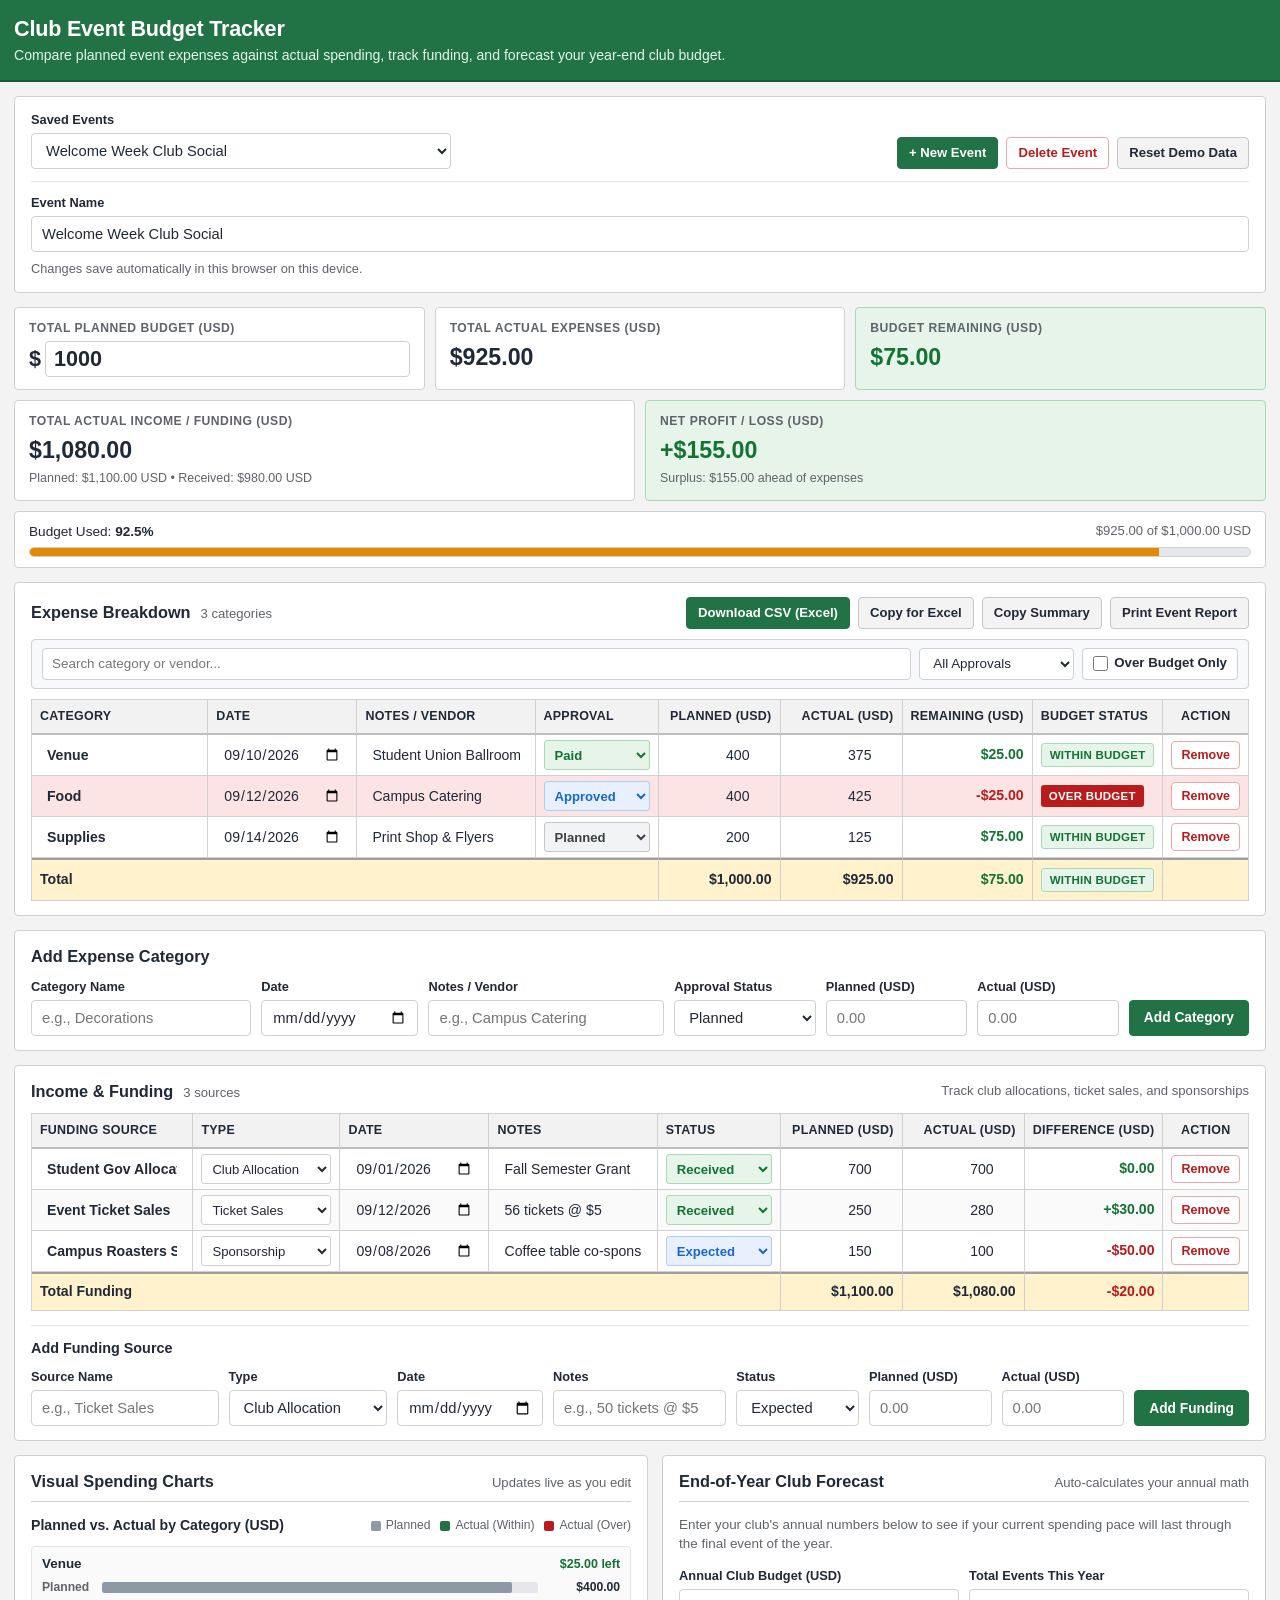
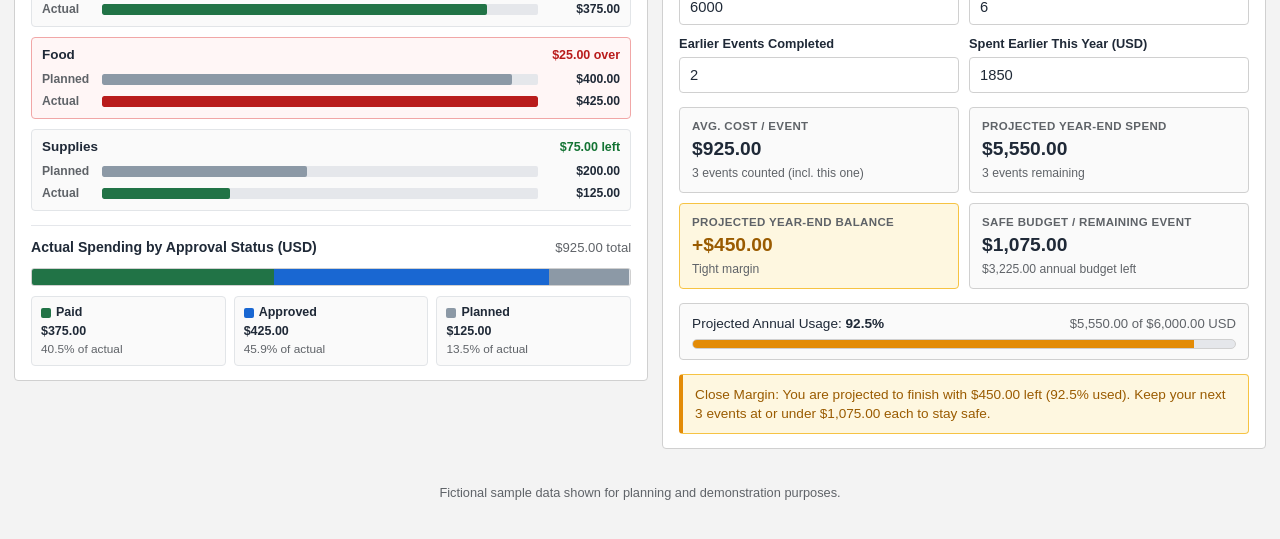
<file: index.html>
<!DOCTYPE html>
<html lang="en">
<head>
  <meta charset="UTF-8" />
  <meta name="viewport" content="width=device-width, initial-scale=1.0" />
  <title>Club Event Budget Tracker</title>
  <link rel="stylesheet" href="style.css" />
</head>
<body>
  <header class="site-header">
    <div class="container header-inner">
      <div>
        <h1>Club Event Budget Tracker</h1>
        <p class="subtitle">Compare planned event expenses against actual spending, track funding, and forecast your year-end club budget.</p>
      </div>
    </div>
  </header>

  <main class="container">
    <!-- Saved Events Switcher, Event Name & Demo Reset -->
    <section class="card event-card" aria-labelledby="event-heading">
      <div class="event-switcher-row">
        <div class="field-group event-select-group">
          <label for="event-select">Saved Events</label>
          <select id="event-select" aria-label="Choose a saved club event">
            <!-- Saved event options are rendered here by script.js -->
          </select>
        </div>

        <div class="event-switcher-actions">
          <button type="button" id="new-event-btn" class="btn btn-primary btn-compact">
            + New Event
          </button>
          <button type="button" id="delete-event-btn" class="btn btn-danger-outline btn-compact">
            Delete Event
          </button>
          <button type="button" id="reset-demo-btn" class="btn btn-secondary btn-compact">
            Reset Demo Data
          </button>
        </div>
      </div>

      <!-- Inline Delete Confirmation Bar (no browser popups) -->
      <div id="delete-confirm-bar" class="delete-confirm-bar hidden" role="alert">
        <span id="delete-confirm-text">Delete this event? This cannot be undone.</span>
        <div class="delete-confirm-actions">
          <button type="button" id="confirm-delete-btn" class="btn btn-danger-solid btn-compact">
            Confirm Delete
          </button>
          <button type="button" id="cancel-delete-btn" class="btn btn-secondary btn-compact">
            Cancel
          </button>
        </div>
      </div>

      <div class="event-header-row">
        <div class="field-group">
          <label id="event-heading" for="event-name-input">Event Name</label>
          <input
            type="text"
            id="event-name-input"
            placeholder="e.g., Welcome Week Club Social"
            autocomplete="off"
          />
        </div>
      </div>

      <p class="storage-note">
        Changes save automatically in this browser on this device.
      </p>
    </section>

    <!-- Budget Overview, Funding Position & Over-Budget Alert -->
    <section class="summary-section" aria-label="Budget Summary">
      <div id="event-alert-banner" class="alert-banner hidden" role="alert">
        <strong>Over Budget Alert:</strong> Total actual spending exceeds the planned event budget by
        <span id="event-over-amount">$0.00</span>.
      </div>

      <div class="summary-grid">
        <article class="card summary-card">
          <label for="total-planned-input" class="summary-label">Total Planned Budget (USD)</label>
          <div class="budget-input-wrap">
            <span class="currency-prefix" aria-hidden="true">$</span>
            <input
              type="number"
              id="total-planned-input"
              class="summary-input"
              min="0"
              step="0.01"
              placeholder="0.00"
              aria-label="Total planned event budget in US dollars"
            />
          </div>
        </article>

        <article class="card summary-card">
          <span class="summary-label">Total Actual Expenses (USD)</span>
          <strong id="total-actual" class="summary-value">$0.00</strong>
        </article>

        <article id="remaining-card" class="card summary-card">
          <span class="summary-label">Budget Remaining (USD)</span>
          <strong id="total-remaining" class="summary-value">$0.00</strong>
        </article>
      </div>

      <!-- Funding & Net Profit/Loss Strip -->
      <div class="net-summary-grid">
        <article class="card summary-card">
          <span class="summary-label">Total Actual Income / Funding (USD)</span>
          <strong id="total-income-actual" class="summary-value">$0.00</strong>
          <span id="total-income-planned-sub" class="summary-sub">Planned funding: $0.00 USD</span>
        </article>

        <article id="net-profit-card" class="card summary-card">
          <span class="summary-label">Net Profit / Loss (USD)</span>
          <strong id="net-profit-value" class="summary-value">$0.00</strong>
          <span id="net-profit-sub" class="summary-sub">Actual funding minus actual expenses</span>
        </article>
      </div>

      <!-- Visual Budget Usage Progress Bar -->
      <div class="card progress-card">
        <div class="progress-header">
          <span class="progress-title">Budget Used: <strong id="budget-progress-percent">0%</strong></span>
          <span id="budget-progress-detail" class="muted-text">$0.00 of $0.00 USD</span>
        </div>
        <div
          id="budget-progress-track"
          class="progress-track"
          role="progressbar"
          aria-label="Percentage of total planned budget used"
          aria-valuemin="0"
          aria-valuemax="100"
          aria-valuenow="0"
        >
          <div id="budget-progress-fill" class="progress-fill tone-good"></div>
        </div>
      </div>

      <!-- Notice when Total Planned Budget differs from Category Plans -->
      <div id="budget-mismatch-banner" class="mismatch-banner hidden" role="status" aria-live="polite">
        <span id="budget-mismatch-text"></span>
        <button type="button" id="sync-budget-btn" class="btn btn-secondary btn-compact">
          Sync to Category Sum
        </button>
      </div>

      <p id="budget-error-msg" class="error-message hidden" role="alert"></p>
    </section>

    <!-- Expense Categories Breakdown (Main Excel-Style Spreadsheet) -->
    <section class="card table-card" aria-labelledby="categories-heading">
      <div class="section-header">
        <div class="section-title-group">
          <h2 id="categories-heading">Expense Breakdown</h2>
          <span id="category-count" class="muted-text">0 categories</span>
        </div>

        <div class="table-toolbar" aria-label="Export and sharing tools">
          <button type="button" id="export-csv-btn" class="btn btn-primary btn-compact">
            Download CSV (Excel)
          </button>
          <button type="button" id="copy-excel-btn" class="btn btn-secondary btn-compact">
            Copy for Excel
          </button>
          <button type="button" id="copy-summary-btn" class="btn btn-secondary btn-compact">
            Copy Summary
          </button>
          <button type="button" id="print-report-btn" class="btn btn-secondary btn-compact">
            Print Event Report
          </button>
        </div>
      </div>

      <!-- Search & Filter Bar -->
      <div class="filter-bar" role="region" aria-label="Filter expense categories">
        <div class="filter-search-wrap">
          <input
            type="search"
            id="filter-search-input"
            placeholder="Search category or vendor..."
            aria-label="Search by category name or vendor notes"
            autocomplete="off"
          />
        </div>

        <div class="filter-select-wrap">
          <select id="filter-approval-select" aria-label="Filter by approval status">
            <option value="ALL">All Approvals</option>
            <option value="Planned">Planned</option>
            <option value="Approved">Approved</option>
            <option value="Paid">Paid</option>
          </select>
        </div>

        <label class="filter-checkbox-label" for="filter-over-checkbox">
          <input type="checkbox" id="filter-over-checkbox" />
          <span>Over Budget Only</span>
        </label>

        <button
          type="button"
          id="clear-filters-btn"
          class="btn btn-secondary btn-compact hidden"
        >
          Clear Filters
        </button>
      </div>

      <p id="export-status-msg" class="status-message hidden" role="status" aria-live="polite"></p>
      <p id="table-error-msg" class="error-message hidden" role="alert"></p>

      <div class="table-wrapper">
        <table class="budget-table" aria-describedby="categories-heading">
          <thead>
            <tr>
              <th scope="col">Category</th>
              <th scope="col">Date</th>
              <th scope="col">Notes / Vendor</th>
              <th scope="col">Approval</th>
              <th scope="col" class="num-col">Planned (USD)</th>
              <th scope="col" class="num-col">Actual (USD)</th>
              <th scope="col" class="num-col">Remaining (USD)</th>
              <th scope="col">Budget Status</th>
              <th scope="col" class="action-col">Action</th>
            </tr>
          </thead>
          <tbody id="categories-tbody">
            <!-- Category rows are rendered here by script.js -->
          </tbody>
          <tfoot>
            <tr class="totals-row">
              <th id="table-total-label" scope="row" colspan="4">Total</th>
              <td id="table-total-planned" class="num-col">$0.00</td>
              <td id="table-total-actual" class="num-col">$0.00</td>
              <td id="table-total-remaining" class="num-col">$0.00</td>
              <td id="table-total-status">—</td>
              <td></td>
            </tr>
          </tfoot>
        </table>
      </div>
    </section>

    <!-- Add New Expense Category Form -->
    <section class="card" aria-labelledby="add-category-heading">
      <h2 id="add-category-heading">Add Expense Category</h2>
      <form id="add-category-form" class="add-form" novalidate>
        <div class="field-group">
          <label for="new-category-name">Category Name</label>
          <input
            type="text"
            id="new-category-name"
            placeholder="e.g., Decorations"
            autocomplete="off"
            required
          />
        </div>

        <div class="field-group">
          <label for="new-expense-date">Date</label>
          <input type="date" id="new-expense-date" />
        </div>

        <div class="field-group">
          <label for="new-expense-notes">Notes / Vendor</label>
          <input
            type="text"
            id="new-expense-notes"
            placeholder="e.g., Campus Catering"
            autocomplete="off"
          />
        </div>

        <div class="field-group">
          <label for="new-approval-status">Approval Status</label>
          <select id="new-approval-status">
            <option value="Planned">Planned</option>
            <option value="Approved">Approved</option>
            <option value="Paid">Paid</option>
          </select>
        </div>

        <div class="field-group">
          <label for="new-planned-amount">Planned (USD)</label>
          <input
            type="number"
            id="new-planned-amount"
            min="0"
            step="0.01"
            placeholder="0.00"
            required
          />
        </div>

        <div class="field-group">
          <label for="new-actual-amount">Actual (USD)</label>
          <input
            type="number"
            id="new-actual-amount"
            min="0"
            step="0.01"
            placeholder="0.00"
            required
          />
        </div>

        <div class="form-actions">
          <button type="submit" class="btn btn-primary">Add Category</button>
        </div>
      </form>
      <p id="form-error-msg" class="error-message hidden" role="alert"></p>
    </section>

    <!-- Income & Funding Tracker -->
    <section class="card table-card" aria-labelledby="income-heading">
      <div class="section-header">
        <div class="section-title-group">
          <h2 id="income-heading">Income &amp; Funding</h2>
          <span id="income-count" class="muted-text">0 sources</span>
        </div>
        <span class="muted-text">Track club allocations, ticket sales, and sponsorships</span>
      </div>

      <p id="income-error-msg" class="error-message hidden" role="alert"></p>

      <div class="table-wrapper">
        <table class="budget-table" aria-describedby="income-heading">
          <thead>
            <tr>
              <th scope="col">Funding Source</th>
              <th scope="col">Type</th>
              <th scope="col">Date</th>
              <th scope="col">Notes</th>
              <th scope="col">Status</th>
              <th scope="col" class="num-col">Planned (USD)</th>
              <th scope="col" class="num-col">Actual (USD)</th>
              <th scope="col" class="num-col">Difference (USD)</th>
              <th scope="col" class="action-col">Action</th>
            </tr>
          </thead>
          <tbody id="incomes-tbody">
            <!-- Income rows are rendered here by script.js -->
          </tbody>
          <tfoot>
            <tr class="totals-row">
              <th scope="row" colspan="5">Total Funding</th>
              <td id="income-total-planned" class="num-col">$0.00</td>
              <td id="income-total-actual" class="num-col">$0.00</td>
              <td id="income-total-diff" class="num-col">$0.00</td>
              <td></td>
            </tr>
          </tfoot>
        </table>
      </div>

      <!-- Inline Add Funding Source Form -->
      <div class="inline-form-block">
        <h3 class="inline-form-title">Add Funding Source</h3>
        <form id="add-income-form" class="add-form add-income-form" novalidate>
          <div class="field-group">
            <label for="new-income-source">Source Name</label>
            <input
              type="text"
              id="new-income-source"
              placeholder="e.g., Ticket Sales"
              autocomplete="off"
              required
            />
          </div>

          <div class="field-group">
            <label for="new-income-type">Type</label>
            <select id="new-income-type">
              <option value="Club Allocation">Club Allocation</option>
              <option value="Ticket Sales">Ticket Sales</option>
              <option value="Sponsorship">Sponsorship</option>
              <option value="Fundraiser">Fundraiser</option>
              <option value="Other">Other</option>
            </select>
          </div>

          <div class="field-group">
            <label for="new-income-date">Date</label>
            <input type="date" id="new-income-date" />
          </div>

          <div class="field-group">
            <label for="new-income-notes">Notes</label>
            <input
              type="text"
              id="new-income-notes"
              placeholder="e.g., 50 tickets @ $5"
              autocomplete="off"
            />
          </div>

          <div class="field-group">
            <label for="new-income-status">Status</label>
            <select id="new-income-status">
              <option value="Expected">Expected</option>
              <option value="Received">Received</option>
            </select>
          </div>

          <div class="field-group">
            <label for="new-income-planned">Planned (USD)</label>
            <input
              type="number"
              id="new-income-planned"
              min="0"
              step="0.01"
              placeholder="0.00"
              required
            />
          </div>

          <div class="field-group">
            <label for="new-income-actual">Actual (USD)</label>
            <input
              type="number"
              id="new-income-actual"
              min="0"
              step="0.01"
              placeholder="0.00"
              required
            />
          </div>

          <div class="form-actions">
            <button type="submit" class="btn btn-primary">Add Funding</button>
          </div>
        </form>
        <p id="income-form-error-msg" class="error-message hidden" role="alert"></p>
      </div>
    </section>

    <!-- Visual Charts & End-of-Year Forecast Dashboard -->
    <section class="insights-grid" aria-label="Budget Charts and Annual Forecast">
      <!-- Visual Charts Card -->
      <article class="card insights-card" aria-labelledby="charts-heading">
        <div class="insights-header">
          <h2 id="charts-heading">Visual Spending Charts</h2>
          <span class="muted-text">Updates live as you edit</span>
        </div>

        <div class="chart-block">
          <div class="chart-block-header">
            <h3>Planned vs. Actual by Category (USD)</h3>
            <div class="chart-legend" aria-label="Chart legend">
              <span class="legend-item"><span class="legend-swatch swatch-planned"></span>Planned</span>
              <span class="legend-item"><span class="legend-swatch swatch-actual"></span>Actual (Within)</span>
              <span class="legend-item"><span class="legend-swatch swatch-over"></span>Actual (Over)</span>
            </div>
          </div>
          <div id="category-chart" class="category-chart" aria-live="polite">
            <!-- Category comparison bars are rendered here by script.js -->
          </div>
        </div>

        <div class="chart-block approval-chart-block">
          <div class="chart-block-header">
            <h3>Actual Spending by Approval Status (USD)</h3>
            <span id="approval-chart-total" class="muted-text">$0.00 total</span>
          </div>
          <div
            id="approval-stacked-bar"
            class="approval-stacked-bar"
            role="img"
            aria-label="Breakdown of actual spending by approval status"
          >
            <!-- Stacked approval segments are rendered here by script.js -->
          </div>
          <div id="approval-legend" class="approval-legend">
            <!-- Approval breakdown items are rendered here by script.js -->
          </div>
        </div>
      </article>

      <!-- End-of-Year Club Budget Forecast Card -->
      <article class="card insights-card" aria-labelledby="forecast-heading">
        <div class="insights-header">
          <h2 id="forecast-heading">End-of-Year Club Forecast</h2>
          <span class="muted-text">Auto-calculates your annual math</span>
        </div>

        <p class="forecast-intro">
          Enter your club's annual numbers below to see if your current spending pace will last through the final event of the year.
        </p>

        <div class="forecast-inputs">
          <div class="field-group">
            <label for="forecast-annual-budget">Annual Club Budget (USD)</label>
            <input
              type="number"
              id="forecast-annual-budget"
              min="0"
              step="0.01"
              placeholder="6000.00"
            />
          </div>

          <div class="field-group">
            <label for="forecast-total-events">Total Events This Year</label>
            <input
              type="number"
              id="forecast-total-events"
              min="1"
              step="1"
              placeholder="6"
            />
          </div>

          <div class="field-group">
            <label for="forecast-prior-events">Earlier Events Completed</label>
            <input
              type="number"
              id="forecast-prior-events"
              min="0"
              step="1"
              placeholder="2"
            />
          </div>

          <div class="field-group">
            <label for="forecast-prior-spent">Spent Earlier This Year (USD)</label>
            <input
              type="number"
              id="forecast-prior-spent"
              min="0"
              step="0.01"
              placeholder="1850.00"
            />
          </div>
        </div>

        <p id="forecast-error-msg" class="error-message hidden" role="alert"></p>

        <div class="forecast-metrics">
          <div class="forecast-metric-box">
            <span class="forecast-metric-label">Avg. Cost / Event</span>
            <strong id="forecast-avg-event" class="forecast-metric-value">$0.00</strong>
            <span id="forecast-events-counted" class="forecast-metric-sub">0 events counted</span>
          </div>

          <div class="forecast-metric-box">
            <span class="forecast-metric-label">Projected Year-End Spend</span>
            <strong id="forecast-projected-spend" class="forecast-metric-value">$0.00</strong>
            <span id="forecast-remaining-events" class="forecast-metric-sub">0 events left</span>
          </div>

          <div id="forecast-balance-box" class="forecast-metric-box">
            <span class="forecast-metric-label">Projected Year-End Balance</span>
            <strong id="forecast-projected-balance" class="forecast-metric-value">$0.00</strong>
            <span id="forecast-balance-status" class="forecast-metric-sub">On track</span>
          </div>

          <div class="forecast-metric-box">
            <span class="forecast-metric-label">Safe Budget / Remaining Event</span>
            <strong id="forecast-safe-per-event" class="forecast-metric-value">$0.00</strong>
            <span id="forecast-cash-left" class="forecast-metric-sub">$0.00 annual cash left</span>
          </div>
        </div>

        <div class="forecast-bar-wrap">
          <div class="progress-header">
            <span class="progress-title">Projected Annual Usage: <strong id="forecast-usage-percent">0%</strong></span>
            <span id="forecast-usage-detail" class="muted-text">$0.00 of $0.00 USD</span>
          </div>
          <div
            id="forecast-progress-track"
            class="progress-track"
            role="progressbar"
            aria-label="Projected percentage of annual club budget used"
            aria-valuemin="0"
            aria-valuemax="100"
            aria-valuenow="0"
          >
            <div id="forecast-progress-fill" class="progress-fill tone-good"></div>
          </div>
        </div>

        <div id="forecast-advice" class="forecast-advice tone-good" role="status" aria-live="polite">
          Enter your annual budget and event count to see a year-end recommendation.
        </div>
      </article>
    </section>
  </main>

  <!-- Printable Event Report (hidden on screen; shown when printing / saving as PDF) -->
  <section id="print-report" class="print-report" aria-label="Printable Event Report"></section>

  <footer class="site-footer container">
    <p>Fictional sample data shown for planning and demonstration purposes.</p>
  </footer>

  <script src="script.js"></script>
</body>
</html>
</file>
<file: style.css>
/* ==========================================================================
   EXCEL-INSPIRED SPREADSHEET THEME
   ========================================================================== */

:root {
  --bg-page: #f3f3f3;
  --bg-card: #ffffff;
  --text-main: #1f2937;
  --text-muted: #5f6368;
  --border-color: #d0d0d0;
  --grid-line: #d0d0d0;

  /* Excel Green Palette */
  --primary: #217346;
  --primary-hover: #185c37;
  --secondary-bg: #f3f3f3;
  --secondary-hover: #e4e4e4;
  --secondary-border: #c6c6c6;

  /* Table Accents */
  --table-header-bg: #f2f2f2;
  --table-stripe-bg: #fafafa;
  --table-total-bg: #fff2cc;
  --table-total-border: #9e9e9e;

  /* Status Colors */
  --good-bg: #e6f4ea;
  --good-border: #a8dab5;
  --good-text: #137333;
  --neutral-bg: #f1f3f4;
  --neutral-border: #d0d0d0;
  --neutral-text: #3c4043;
  --danger-bg: #fce4e4;
  --danger-border: #f1a7a7;
  --danger-text: #b91c1c;
  --danger-hover: #991b1b;

  /* Approval Pill Colors */
  --approval-planned-bg: #f1f3f4;
  --approval-planned-border: #c6c6c6;
  --approval-planned-text: #3c4043;
  --approval-approved-bg: #e8f0fe;
  --approval-approved-border: #aecbfa;
  --approval-approved-text: #1967d2;
  --approval-paid-bg: #e6f4ea;
  --approval-paid-border: #a8dab5;
  --approval-paid-text: #137333;

  /* Chart Colors */
  --chart-planned: #8c99a6;
  --chart-approved: #1967d2;

  --radius: 4px;
  --warning-bg: #fef7e0;
  --warning-border: #f6c343;
  --warning-text: #9a5b00;
  --warning-bar: #e38b06;
}

*,
*::before,
*::after {
  box-sizing: border-box;
}

body {
  margin: 0;
  font-family: -apple-system, BlinkMacSystemFont, "Segoe UI", Roboto, Helvetica, Arial, sans-serif;
  background-color: var(--bg-page);
  color: var(--text-main);
  line-height: 1.4;
}

.container {
  width: 100%;
  max-width: 1280px;
  margin: 0 auto;
  padding: 0 14px;
}

.hidden {
  display: none !important;
}

/* Header */
.site-header {
  background-color: var(--primary);
  color: #ffffff;
  padding: 14px 0;
  margin-bottom: 14px;
  border-bottom: 2px solid var(--primary-hover);
}

.site-header h1 {
  margin: 0 0 2px;
  font-size: 1.35rem;
  font-weight: 700;
  letter-spacing: -0.01em;
}

.subtitle {
  margin: 0;
  color: #e6f4ea;
  font-size: 0.88rem;
}

/* Compact, Flat Cards */
.card {
  background-color: var(--bg-card);
  border: 1px solid var(--border-color);
  border-radius: var(--radius);
  padding: 14px 16px;
  margin-bottom: 14px;
}

.card h2 {
  margin: 0 0 10px;
  font-size: 1.02rem;
  font-weight: 700;
  color: var(--text-main);
}

/* Multiple Events Switcher & Event Name Row */
.event-switcher-row {
  display: flex;
  flex-direction: column;
  gap: 10px;
  padding-bottom: 12px;
  margin-bottom: 12px;
  border-bottom: 1px solid #e5e7eb;
}

.event-select-group {
  min-width: 0;
}

.event-switcher-actions {
  display: flex;
  flex-wrap: wrap;
  gap: 8px;
}

.delete-confirm-bar {
  display: flex;
  flex-wrap: wrap;
  justify-content: space-between;
  align-items: center;
  gap: 10px;
  padding: 9px 12px;
  margin-bottom: 12px;
  background-color: var(--danger-bg);
  border: 1px solid var(--danger-border);
  border-left: 4px solid var(--danger-text);
  border-radius: var(--radius);
  color: var(--danger-text);
  font-size: 0.86rem;
  font-weight: 600;
}

.delete-confirm-actions {
  display: flex;
  flex-wrap: wrap;
  gap: 8px;
}

.event-header-row {
  display: flex;
  flex-direction: column;
  gap: 10px;
}

.storage-note {
  margin: 8px 0 0;
  font-size: 0.8rem;
  color: var(--text-muted);
}

/* Form Elements & Buttons */
.field-group {
  display: flex;
  flex-direction: column;
  gap: 4px;
  flex: 1;
}

label {
  font-size: 0.8rem;
  font-weight: 600;
  color: var(--text-main);
}

input[type="text"],
input[type="search"],
input[type="number"],
input[type="date"],
select {
  width: 100%;
  min-height: 36px;
  padding: 6px 10px;
  border: 1px solid var(--border-color);
  border-radius: var(--radius);
  font-size: 0.92rem;
  font-family: inherit;
  color: var(--text-main);
  background-color: #ffffff;
  transition: border-color 0.12s ease, box-shadow 0.12s ease;
}

input[type="text"]:focus,
input[type="search"]:focus,
input[type="number"]:focus,
input[type="date"]:focus,
select:focus {
  outline: none;
  border-color: var(--primary);
  box-shadow: 0 0 0 2px rgba(33, 115, 70, 0.18);
}

input.input-invalid {
  border-color: var(--danger-text);
  background-color: var(--danger-bg);
}

.btn {
  display: inline-flex;
  align-items: center;
  justify-content: center;
  min-height: 36px;
  padding: 7px 14px;
  border: 1px solid transparent;
  border-radius: var(--radius);
  font-size: 0.86rem;
  font-weight: 600;
  font-family: inherit;
  cursor: pointer;
  white-space: nowrap;
  transition: background-color 0.12s ease, border-color 0.12s ease, opacity 0.12s ease;
}

.btn:disabled {
  opacity: 0.5;
  cursor: not-allowed;
}

.btn-compact {
  min-height: 32px;
  padding: 5px 11px;
  font-size: 0.82rem;
}

.btn-primary {
  background-color: var(--primary);
  color: #ffffff;
  border-color: var(--primary);
}

.btn-primary:hover:not(:disabled) {
  background-color: var(--primary-hover);
  border-color: var(--primary-hover);
}

.btn-secondary {
  background-color: var(--secondary-bg);
  color: var(--text-main);
  border-color: var(--secondary-border);
}

.btn-secondary:hover:not(:disabled) {
  background-color: var(--secondary-hover);
}

.btn-danger {
  background-color: #ffffff;
  color: var(--danger-text);
  border: 1px solid var(--danger-border);
  min-height: 28px;
  padding: 3px 9px;
  font-size: 0.78rem;
}

.btn-danger:hover:not(:disabled) {
  background-color: var(--danger-bg);
}

.btn-danger-outline {
  background-color: #ffffff;
  color: var(--danger-text);
  border-color: var(--danger-border);
}

.btn-danger-outline:hover:not(:disabled) {
  background-color: var(--danger-bg);
}

.btn-danger-solid {
  background-color: var(--danger-text);
  color: #ffffff;
  border-color: var(--danger-text);
}

.btn-danger-solid:hover:not(:disabled) {
  background-color: var(--danger-hover);
  border-color: var(--danger-hover);
}

/* Summary Cards & Alert Banner */
.summary-section {
  margin-bottom: 14px;
}

.alert-banner {
  background-color: var(--danger-bg);
  color: var(--danger-text);
  border: 1px solid var(--danger-border);
  border-left: 4px solid var(--danger-text);
  border-radius: var(--radius);
  padding: 10px 14px;
  margin-bottom: 10px;
  font-size: 0.9rem;
}

.summary-grid {
  display: grid;
  grid-template-columns: 1fr;
  gap: 10px;
}

.net-summary-grid {
  display: grid;
  grid-template-columns: 1fr;
  gap: 10px;
  margin-top: 10px;
}

.summary-card {
  margin-bottom: 0;
  padding: 12px 14px;
  display: flex;
  flex-direction: column;
  gap: 4px;
}

.summary-label {
  font-size: 0.76rem;
  font-weight: 700;
  text-transform: uppercase;
  letter-spacing: 0.04em;
  color: var(--text-muted);
}

.summary-value {
  font-size: 1.45rem;
  font-weight: 700;
  color: var(--text-main);
  font-variant-numeric: tabular-nums;
}

.summary-sub {
  font-size: 0.78rem;
  color: var(--text-muted);
}

.budget-input-wrap {
  display: flex;
  align-items: center;
  gap: 4px;
}

.currency-prefix {
  font-size: 1.35rem;
  font-weight: 700;
  color: var(--text-main);
}

.summary-input {
  font-size: 1.35rem !important;
  font-weight: 700;
  min-height: 36px !important;
  padding: 3px 8px !important;
  font-variant-numeric: tabular-nums;
}

.summary-card.status-good {
  background-color: var(--good-bg);
  border-color: var(--good-border);
}

.summary-card.status-good .summary-value {
  color: var(--good-text);
}

.summary-card.status-over {
  background-color: var(--danger-bg);
  border-color: var(--danger-border);
}

.summary-card.status-over .summary-value {
  color: var(--danger-text);
}

/* Status & Error Banners */
.status-message {
  margin: 0 0 10px;
  padding: 8px 12px;
  border-radius: var(--radius);
  background-color: var(--good-bg);
  border: 1px solid var(--good-border);
  color: var(--good-text);
  font-size: 0.85rem;
  font-weight: 500;
}

.status-message.is-error {
  background-color: var(--danger-bg);
  border-color: var(--danger-border);
  color: var(--danger-text);
}

.error-message {
  margin: 8px 0 0;
  padding: 8px 12px;
  border-radius: var(--radius);
  background-color: var(--danger-bg);
  border: 1px solid var(--danger-border);
  color: var(--danger-text);
  font-size: 0.85rem;
  font-weight: 500;
}

.table-card .error-message {
  margin: 0 0 10px;
}

/* Section Header & Export Toolbar */
.section-header {
  display: flex;
  flex-direction: column;
  gap: 10px;
  margin-bottom: 10px;
}

.section-title-group {
  display: flex;
  align-items: baseline;
  gap: 10px;
}

.section-header h2 {
  margin: 0;
}

.muted-text {
  color: var(--text-muted);
  font-size: 0.82rem;
}

.table-toolbar {
  display: flex;
  flex-wrap: wrap;
  gap: 8px;
}

/* Search & Filter Bar */
.filter-bar {
  display: flex;
  flex-wrap: wrap;
  align-items: center;
  gap: 8px;
  padding: 8px 10px;
  margin-bottom: 10px;
  background-color: #f8f9fa;
  border: 1px solid var(--border-color);
  border-radius: var(--radius);
}

.filter-search-wrap {
  flex: 1 1 200px;
}

.filter-select-wrap {
  flex: 0 1 155px;
}

.filter-bar input[type="search"],
.filter-bar select {
  min-height: 32px;
  padding: 4px 9px;
  font-size: 0.84rem;
}

.filter-checkbox-label {
  display: inline-flex;
  align-items: center;
  gap: 6px;
  min-height: 32px;
  padding: 4px 10px;
  background-color: #ffffff;
  border: 1px solid var(--border-color);
  border-radius: var(--radius);
  font-size: 0.83rem;
  font-weight: 600;
  color: var(--text-main);
  cursor: pointer;
  user-select: none;
}

.filter-checkbox-label input[type="checkbox"] {
  width: 15px;
  height: 15px;
  margin: 0;
  accent-color: var(--primary);
  cursor: pointer;
}

/* Excel-Style Spreadsheet Table */
.table-wrapper {
  width: 100%;
  max-height: 520px;
  overflow: auto;
  border: 1px solid var(--grid-line);
  border-radius: 0;
  background-color: #ffffff;
}

.budget-table {
  width: 100%;
  border-collapse: separate;
  border-spacing: 0;
  background-color: #ffffff;
  font-size: 0.88rem;
  font-variant-numeric: tabular-nums;
}

.budget-table th,
.budget-table td {
  padding: 5px 8px;
  border-right: 1px solid var(--grid-line);
  border-bottom: 1px solid var(--grid-line);
  text-align: left;
  vertical-align: middle;
}

.budget-table th:last-child,
.budget-table td:last-child {
  border-right: none;
}

/* Frozen Excel Header Row */
.budget-table thead th {
  position: sticky;
  top: 0;
  z-index: 2;
  background-color: var(--table-header-bg);
  color: #1f2937;
  font-weight: 700;
  font-size: 0.78rem;
  text-transform: uppercase;
  letter-spacing: 0.02em;
  white-space: nowrap;
  border-bottom: 2px solid #bdbdbd;
  padding: 8px;
}

.budget-table .num-col {
  text-align: right;
  white-space: nowrap;
}

.budget-table .action-col {
  text-align: center;
  width: 84px;
}

/* Alternating Row Colors & Over-Budget Highlight */
.budget-table tbody tr {
  background-color: #ffffff;
}

.budget-table tbody tr:nth-child(even) {
  background-color: var(--table-stripe-bg);
}

.budget-table tbody tr:hover {
  background-color: #f0f7f3;
}

.budget-table tbody tr.over-budget {
  background-color: var(--danger-bg);
}

.budget-table tbody tr.over-budget:hover {
  background-color: #fad4d4;
}

/* Spreadsheet-Style Editable Inputs inside Cells */
.budget-table tbody input[type="number"],
.budget-table tbody input[type="text"],
.budget-table tbody input[type="date"] {
  min-height: 30px;
  padding: 3px 6px;
  font-size: 0.88rem;
  border: 1px solid transparent;
  border-radius: 0;
  background-color: transparent;
}

.budget-table tbody input[type="number"]:hover,
.budget-table tbody input[type="text"]:hover,
.budget-table tbody input[type="date"]:hover {
  border-color: #bdbdbd;
  background-color: #ffffff;
}

.budget-table tbody input[type="number"]:focus,
.budget-table tbody input[type="text"]:focus,
.budget-table tbody input[type="date"]:focus {
  border-color: var(--primary);
  background-color: #ffffff;
  box-shadow: inset 0 0 0 1px var(--primary);
}

.budget-table tbody input[type="number"] {
  width: 105px;
  text-align: right;
}

.budget-table tbody input[type="text"] {
  min-width: 145px;
}

.budget-table tbody input.category-name-input {
  font-weight: 600;
  min-width: 135px;
}

.budget-table tbody input[type="date"] {
  min-width: 132px;
}

.budget-table tbody input.input-invalid {
  border-color: var(--danger-text);
  background-color: #ffffff;
}

.table-type-select {
  min-height: 30px;
  min-width: 130px;
  padding: 3px 6px;
  font-size: 0.82rem;
  border-radius: 3px;
  background-color: #ffffff;
  cursor: pointer;
}

/* Approval & Income Status Dropdowns */
.approval-select {
  min-height: 30px;
  min-width: 106px;
  padding: 3px 6px;
  font-size: 0.82rem;
  font-weight: 600;
  border-radius: 3px;
  cursor: pointer;
}

.approval-select.approval-planned,
.approval-select.income-expected {
  background-color: var(--approval-approved-bg);
  border-color: var(--approval-approved-border);
  color: var(--approval-approved-text);
}

.approval-select.approval-planned {
  background-color: var(--approval-planned-bg);
  border-color: var(--approval-planned-border);
  color: var(--approval-planned-text);
}

.approval-select.approval-approved {
  background-color: var(--approval-approved-bg);
  border-color: var(--approval-approved-border);
  color: var(--approval-approved-text);
}

.approval-select.approval-paid,
.approval-select.income-received {
  background-color: var(--approval-paid-bg);
  border-color: var(--approval-paid-border);
  color: var(--approval-paid-text);
}

/* Budget Status Badges */
.status-badge {
  display: inline-block;
  font-size: 0.72rem;
  font-weight: 700;
  padding: 3px 8px;
  border-radius: 3px;
  text-transform: uppercase;
  letter-spacing: 0.02em;
  white-space: nowrap;
}

.status-badge.ok {
  background-color: var(--good-bg);
  color: var(--good-text);
  border: 1px solid var(--good-border);
}

.status-badge.neutral {
  background-color: var(--neutral-bg);
  color: var(--neutral-text);
  border: 1px solid var(--neutral-border);
}

.status-badge.over {
  background-color: var(--danger-text);
  color: #ffffff;
}

.remaining-amount {
  font-weight: 700;
}

.remaining-amount.positive {
  color: var(--good-text);
}

.remaining-amount.neutral {
  color: var(--text-muted);
}

.remaining-amount.negative {
  color: var(--danger-text);
}

/* Excel-Style Total Row */
.budget-table tfoot .totals-row th,
.budget-table tfoot .totals-row td {
  background-color: var(--table-total-bg);
  font-weight: 700;
  border-top: 2px solid var(--table-total-border);
  border-bottom: none;
  padding: 8px;
}

.empty-cell {
  text-align: center !important;
  color: var(--text-muted);
  padding: 24px 16px !important;
  background-color: #fafafa;
}

.empty-state-title {
  display: block;
  font-weight: 600;
  color: var(--text-main);
  margin-bottom: 4px;
}

/* Add Category & Inline Add Funding Forms */
.inline-form-block {
  margin-top: 14px;
  padding-top: 12px;
  border-top: 1px solid #e5e7eb;
}

.inline-form-title {
  margin: 0 0 10px;
  font-size: 0.9rem;
  font-weight: 700;
  color: var(--text-main);
}

.add-form {
  display: grid;
  grid-template-columns: 1fr;
  gap: 10px;
}

.form-actions {
  display: flex;
  align-items: flex-end;
}

.form-actions .btn {
  width: 100%;
}

/* Budget progress and category-plan mismatch */
.header-inner {
  display: flex;
  align-items: center;
  justify-content: space-between;
  gap: 12px;
}

.progress-card {
  margin-top: 10px;
  margin-bottom: 0;
  padding: 10px 14px;
}

.progress-header {
  display: flex;
  flex-wrap: wrap;
  justify-content: space-between;
  align-items: center;
  gap: 6px;
  margin-bottom: 6px;
  font-size: 0.85rem;
}

.progress-title {
  color: var(--text-main);
}

.progress-track {
  width: 100%;
  height: 10px;
  background-color: #e5e7eb;
  border: 1px solid var(--border-color);
  border-radius: 999px;
  overflow: hidden;
}

.progress-fill {
  height: 100%;
  width: 0%;
  transition: width 0.2s ease, background-color 0.2s ease;
}

.progress-fill.tone-good {
  background-color: var(--primary);
}

.progress-fill.tone-warning {
  background-color: var(--warning-bar);
}

.progress-fill.tone-danger {
  background-color: var(--danger-text);
}

.mismatch-banner {
  display: flex;
  flex-wrap: wrap;
  justify-content: space-between;
  align-items: center;
  gap: 10px;
  margin-top: 10px;
  padding: 8px 12px;
  border-radius: var(--radius);
  background-color: var(--warning-bg);
  border: 1px solid var(--warning-border);
  border-left: 4px solid var(--warning-bar);
  color: var(--warning-text);
  font-size: 0.84rem;
}

/* ==========================================================================
   VISUAL CHARTS & END-OF-YEAR FORECAST DASHBOARD
   ========================================================================== */

.insights-grid {
  display: grid;
  grid-template-columns: 1fr;
  gap: 14px;
  margin-bottom: 14px;
}

.insights-card {
  margin-bottom: 0;
  display: flex;
  flex-direction: column;
  gap: 14px;
}

.insights-header {
  display: flex;
  flex-wrap: wrap;
  justify-content: space-between;
  align-items: baseline;
  gap: 6px;
  padding-bottom: 8px;
  border-bottom: 1px solid var(--border-color);
}

.insights-header h2 {
  margin: 0;
}

.chart-block h3 {
  margin: 0;
  font-size: 0.88rem;
  font-weight: 700;
  color: var(--text-main);
}

.chart-block-header {
  display: flex;
  flex-wrap: wrap;
  justify-content: space-between;
  align-items: center;
  gap: 8px;
  margin-bottom: 10px;
}

.chart-legend {
  display: flex;
  flex-wrap: wrap;
  gap: 10px;
  font-size: 0.76rem;
  color: var(--text-muted);
}

.legend-item {
  display: inline-flex;
  align-items: center;
  gap: 5px;
}

.legend-swatch {
  display: inline-block;
  width: 10px;
  height: 10px;
  border-radius: 2px;
}

.swatch-planned {
  background-color: var(--chart-planned);
}

.swatch-actual {
  background-color: var(--primary);
}

.swatch-over {
  background-color: var(--danger-text);
}

.swatch-paid {
  background-color: var(--primary);
}

.swatch-approved {
  background-color: var(--chart-approved);
}

.swatch-unapproved {
  background-color: var(--chart-planned);
}

/* Planned vs Actual Horizontal Bar Chart */
.category-chart {
  display: flex;
  flex-direction: column;
  gap: 10px;
}

.chart-empty {
  padding: 16px;
  text-align: center;
  background-color: #fafafa;
  border: 1px dashed var(--border-color);
  border-radius: var(--radius);
  color: var(--text-muted);
  font-size: 0.85rem;
}

.chart-row {
  padding: 8px 10px;
  background-color: #fafafa;
  border: 1px solid #e2e5e8;
  border-radius: var(--radius);
}

.chart-row.is-over {
  background-color: #fff6f6;
  border-color: var(--danger-border);
}

.chart-row-top {
  display: flex;
  justify-content: space-between;
  align-items: baseline;
  gap: 8px;
  margin-bottom: 6px;
  font-size: 0.84rem;
}

.chart-cat-name {
  font-weight: 700;
  color: var(--text-main);
}

.chart-variance {
  font-weight: 600;
  font-size: 0.78rem;
  font-variant-numeric: tabular-nums;
}

.chart-variance.ok {
  color: var(--good-text);
}

.chart-variance.over {
  color: var(--danger-text);
}

.bar-pair {
  display: flex;
  flex-direction: column;
  gap: 5px;
}

.bar-line {
  display: grid;
  grid-template-columns: 52px 1fr 74px;
  align-items: center;
  gap: 8px;
  font-size: 0.76rem;
  font-variant-numeric: tabular-nums;
}

.bar-label {
  color: var(--text-muted);
  font-weight: 600;
}

.bar-track {
  height: 11px;
  background-color: #e5e7eb;
  border-radius: 2px;
  overflow: hidden;
}

.bar-fill {
  height: 100%;
  border-radius: 2px;
  transition: width 0.2s ease;
}

.bar-fill.planned {
  background-color: var(--chart-planned);
}

.bar-fill.actual-ok {
  background-color: var(--primary);
}

.bar-fill.actual-over {
  background-color: var(--danger-text);
}

.bar-value {
  text-align: right;
  font-weight: 600;
  color: var(--text-main);
}

/* Stacked Approval Status Bar */
.approval-chart-block {
  padding-top: 12px;
  border-top: 1px solid #e5e7eb;
}

.approval-stacked-bar {
  display: flex;
  width: 100%;
  height: 18px;
  background-color: #e5e7eb;
  border: 1px solid var(--border-color);
  border-radius: 3px;
  overflow: hidden;
  margin-bottom: 10px;
}

.approval-segment {
  height: 100%;
  transition: width 0.2s ease;
}

.approval-segment.paid {
  background-color: var(--primary);
}

.approval-segment.approved {
  background-color: var(--chart-approved);
}

.approval-segment.planned {
  background-color: var(--chart-planned);
}

.approval-legend {
  display: grid;
  grid-template-columns: repeat(3, 1fr);
  gap: 8px;
}

.approval-stat {
  padding: 7px 9px;
  background-color: #fafafa;
  border: 1px solid #e2e5e8;
  border-radius: var(--radius);
  font-size: 0.78rem;
  font-variant-numeric: tabular-nums;
}

.approval-stat-top {
  display: flex;
  align-items: center;
  gap: 5px;
  font-weight: 700;
  color: var(--text-main);
  margin-bottom: 2px;
}

.approval-stat-val {
  display: block;
  font-weight: 700;
  color: var(--text-main);
}

.approval-stat-pct {
  color: var(--text-muted);
  font-size: 0.74rem;
}

/* End-of-Year Forecast Controls & Results */
.forecast-intro {
  margin: 0;
  font-size: 0.84rem;
  color: var(--text-muted);
}

.forecast-inputs {
  display: grid;
  grid-template-columns: 1fr;
  gap: 10px;
}

.forecast-metrics {
  display: grid;
  grid-template-columns: 1fr;
  gap: 10px;
}

.forecast-metric-box {
  padding: 10px 12px;
  background-color: #fafafa;
  border: 1px solid var(--border-color);
  border-radius: var(--radius);
  display: flex;
  flex-direction: column;
  gap: 2px;
}

.forecast-metric-box.tone-good {
  background-color: var(--good-bg);
  border-color: var(--good-border);
}

.forecast-metric-box.tone-good .forecast-metric-value {
  color: var(--good-text);
}

.forecast-metric-box.tone-warning {
  background-color: var(--warning-bg);
  border-color: var(--warning-border);
}

.forecast-metric-box.tone-warning .forecast-metric-value {
  color: var(--warning-text);
}

.forecast-metric-box.tone-danger {
  background-color: var(--danger-bg);
  border-color: var(--danger-border);
}

.forecast-metric-box.tone-danger .forecast-metric-value {
  color: var(--danger-text);
}

.forecast-metric-label {
  font-size: 0.72rem;
  font-weight: 700;
  text-transform: uppercase;
  letter-spacing: 0.03em;
  color: var(--text-muted);
}

.forecast-metric-value {
  font-size: 1.2rem;
  font-weight: 700;
  color: var(--text-main);
  font-variant-numeric: tabular-nums;
}

.forecast-metric-sub {
  font-size: 0.76rem;
  color: var(--text-muted);
}

.forecast-bar-wrap {
  padding: 10px 12px;
  background-color: #fafafa;
  border: 1px solid var(--border-color);
  border-radius: var(--radius);
}

.forecast-advice {
  padding: 10px 12px;
  border-radius: var(--radius);
  font-size: 0.85rem;
  font-weight: 500;
  border: 1px solid var(--good-border);
  border-left: 4px solid var(--primary);
  background-color: var(--good-bg);
  color: var(--good-text);
}

.forecast-advice.tone-warning {
  background-color: var(--warning-bg);
  border-color: var(--warning-border);
  border-left-color: var(--warning-bar);
  color: var(--warning-text);
}

.forecast-advice.tone-danger {
  background-color: var(--danger-bg);
  border-color: var(--danger-border);
  border-left-color: var(--danger-text);
  color: var(--danger-text);
}

.site-footer {
  text-align: center;
  color: var(--text-muted);
  font-size: 0.8rem;
  padding: 8px 14px 24px;
}

/* Printable Event Report (hidden during normal screen use) */
.print-report {
  display: none;
}

/* Tablet and Desktop Layout */
@media (min-width: 600px) {
  .net-summary-grid,
  .forecast-inputs,
  .forecast-metrics {
    grid-template-columns: repeat(2, 1fr);
  }
}

@media (min-width: 720px) {
  .event-switcher-row {
    flex-direction: row;
    align-items: flex-end;
    justify-content: space-between;
  }

  .event-select-group {
    max-width: 420px;
  }

  .event-header-row {
    flex-direction: row;
    align-items: flex-end;
  }

  .summary-grid {
    grid-template-columns: repeat(3, 1fr);
  }

  .section-header {
    flex-direction: row;
    justify-content: space-between;
    align-items: center;
  }

  .add-form {
    grid-template-columns: repeat(3, 1fr);
  }

  .form-actions {
    grid-column: 1 / -1;
    justify-content: flex-end;
  }

  .form-actions .btn {
    width: auto;
  }
}

@media (min-width: 1024px) {
  .add-form {
    grid-template-columns: 1.4fr 1fr 1.5fr 0.9fr 0.9fr 0.9fr auto;
    align-items: end;
  }

  .add-income-form {
    grid-template-columns: 1.3fr 1.1fr 0.95fr 1.2fr 0.85fr 0.85fr 0.85fr auto;
    align-items: end;
  }

  .form-actions {
    grid-column: auto;
  }

  .insights-grid {
    grid-template-columns: 1.05fr 1fr;
    align-items: start;
  }
}

/* ==========================================================================
   PRINT / SAVE AS PDF STYLES
   Hides interactive app controls and formats the event report cleanly on paper.
   ========================================================================== */

@media print {
  @page {
    margin: 0.55in;
  }

  body {
    background-color: #ffffff !important;
    color: #111827 !important;
    font-size: 10pt;
    line-height: 1.35;
    -webkit-print-color-adjust: exact;
    print-color-adjust: exact;
  }

  .site-header,
  main,
  .site-footer {
    display: none !important;
  }

  .print-report {
    display: block !important;
    width: 100%;
    margin: 0;
    padding: 0;
  }

  .print-header {
    display: flex;
    justify-content: space-between;
    align-items: flex-end;
    gap: 12px;
    padding-bottom: 10px;
    margin-bottom: 14px;
    border-bottom: 2px solid #217346;
  }

  .print-kicker {
    margin: 0 0 2px;
    font-size: 8.5pt;
    font-weight: 700;
    text-transform: uppercase;
    letter-spacing: 0.05em;
    color: #217346;
  }

  .print-title {
    margin: 0;
    font-size: 17pt;
    font-weight: 700;
    color: #111827;
  }

  .print-meta {
    text-align: right;
    font-size: 9pt;
    color: #4b5563;
  }

  .print-meta p {
    margin: 0;
  }

  .print-section {
    margin-bottom: 16px;
  }

  .print-section-title {
    margin: 0 0 8px;
    font-size: 11pt;
    font-weight: 700;
    color: #111827;
    border-bottom: 1px solid #d0d0d0;
    padding-bottom: 3px;
    page-break-after: avoid;
    break-after: avoid;
  }

  .print-summary-grid {
    display: grid;
    grid-template-columns: repeat(4, 1fr);
    gap: 8px;
    margin-bottom: 10px;
    page-break-inside: avoid;
    break-inside: avoid;
  }

  .print-summary-box {
    border: 1px solid #bdbdbd;
    border-radius: 3px;
    padding: 7px 9px;
    background-color: #fafafa;
  }

  .print-summary-box.is-good {
    background-color: #e6f4ea;
    border-color: #a8dab5;
  }

  .print-summary-box.is-danger {
    background-color: #fce4e4;
    border-color: #f1a7a7;
  }

  .print-summary-label {
    display: block;
    font-size: 7.5pt;
    font-weight: 700;
    text-transform: uppercase;
    letter-spacing: 0.03em;
    color: #4b5563;
    margin-bottom: 2px;
  }

  .print-summary-value {
    display: block;
    font-size: 11.5pt;
    font-weight: 700;
    color: #111827;
    font-variant-numeric: tabular-nums;
  }

  .print-summary-box.is-good .print-summary-value {
    color: #137333;
  }

  .print-summary-box.is-danger .print-summary-value {
    color: #b91c1c;
  }

  .print-summary-sub {
    display: block;
    font-size: 7.5pt;
    color: #4b5563;
    margin-top: 2px;
  }

  .print-note {
    margin: 6px 0 0;
    padding: 6px 9px;
    border: 1px solid #f6c343;
    border-left: 3px solid #e38b06;
    background-color: #fef7e0;
    color: #7c4700;
    font-size: 8.5pt;
  }

  .print-alerts-grid {
    display: grid;
    grid-template-columns: repeat(2, 1fr);
    gap: 10px;
    page-break-inside: avoid;
    break-inside: avoid;
  }

  .print-alert-box {
    border: 1px solid #d0d0d0;
    border-radius: 3px;
    padding: 8px 10px;
    background-color: #ffffff;
  }

  .print-alert-box.has-items {
    border-color: #f1a7a7;
    border-left: 3px solid #b91c1c;
    background-color: #fff8f8;
  }

  .print-alert-box.has-pending {
    border-color: #f6c343;
    border-left: 3px solid #e38b06;
    background-color: #fffdf5;
  }

  .print-alert-box h3 {
    margin: 0 0 5px;
    font-size: 9.5pt;
    font-weight: 700;
    color: #111827;
  }

  .print-alert-list {
    margin: 0;
    padding-left: 16px;
    font-size: 8.8pt;
  }

  .print-alert-list li {
    margin-bottom: 3px;
  }

  .print-alert-empty {
    margin: 0;
    font-size: 8.8pt;
    color: #4b5563;
  }

  .print-table {
    width: 100%;
    border-collapse: collapse;
    font-size: 8.8pt;
    font-variant-numeric: tabular-nums;
  }

  .print-table thead {
    display: table-header-group;
  }

  .print-table tr {
    page-break-inside: avoid;
    break-inside: avoid;
  }

  .print-table th,
  .print-table td {
    border: 1px solid #bdbdbd;
    padding: 5px 6px;
    text-align: left;
    vertical-align: top;
  }

  .print-table thead th {
    background-color: #f2f2f2;
    font-weight: 700;
    font-size: 8pt;
    text-transform: uppercase;
    letter-spacing: 0.02em;
    color: #111827;
  }

  .print-table .num-col {
    text-align: right;
    white-space: nowrap;
  }

  .print-table tbody tr.is-over {
    background-color: #fce4e4;
  }

  .print-table tfoot th,
  .print-table tfoot td {
    background-color: #fff2cc;
    font-weight: 700;
    border-top: 2px solid #888888;
  }

  .print-text-danger {
    color: #b91c1c;
    font-weight: 700;
  }

  .print-text-good {
    color: #137333;
    font-weight: 700;
  }

  .print-empty-row {
    text-align: center !important;
    color: #5f6368;
    font-style: italic;
    padding: 10px !important;
  }

  .print-footer {
    margin-top: 14px;
    padding-top: 6px;
    border-top: 1px solid #d0d0d0;
    font-size: 8pt;
    color: #5f6368;
    display: flex;
    justify-content: space-between;
    gap: 12px;
  }
}
</file>
